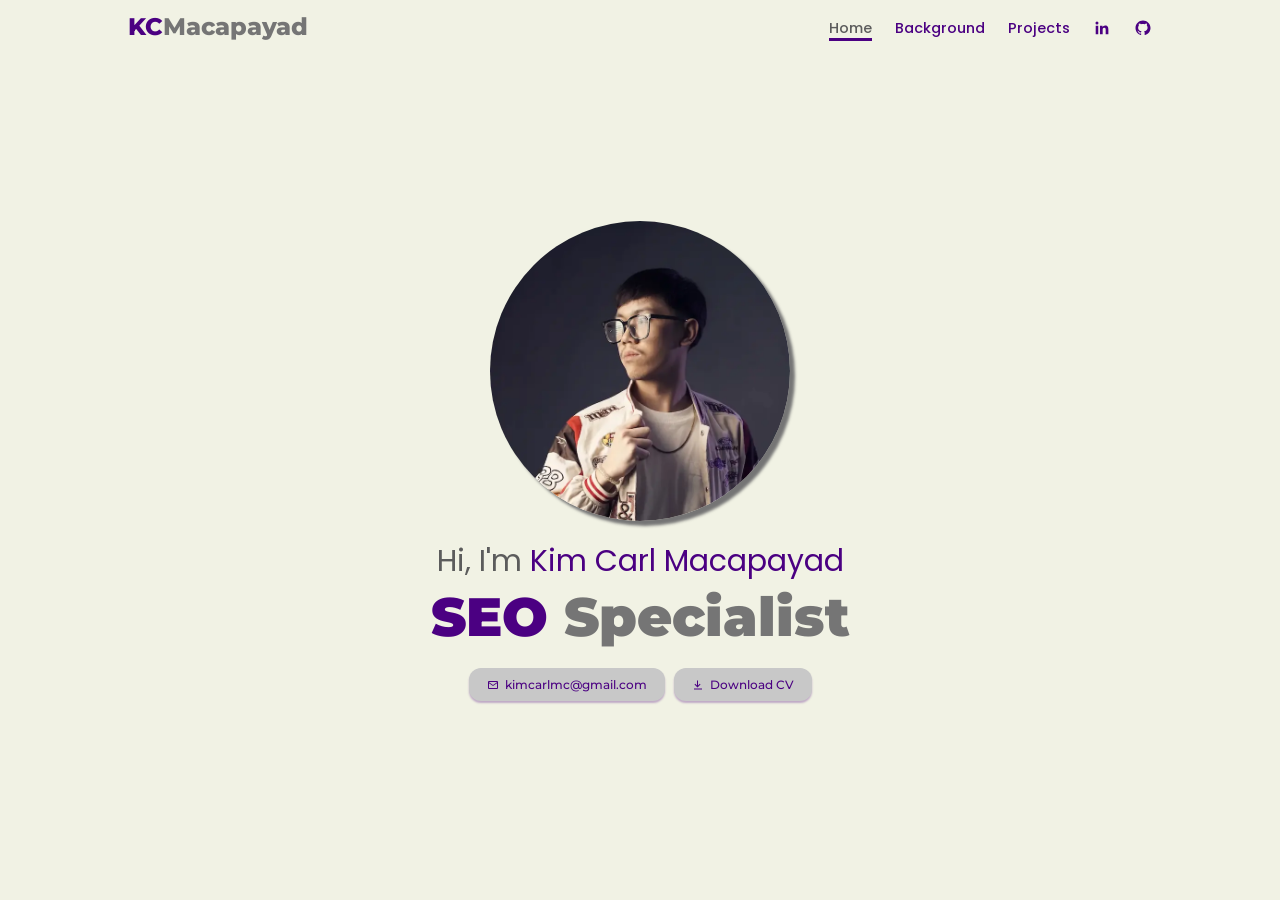
<file: index.html>
<!doctype html>
<html lang="en">

<head>

  <!-- Google tag (gtag.js) -->
  <script async src="https://www.googletagmanager.com/gtag/js?id=G-E2V0TQT1T0"></script>
  <script>
    window.dataLayer = window.dataLayer || [];
    function gtag() { dataLayer.push(arguments); }
    gtag('js', new Date());

    gtag('config', 'G-E2V0TQT1T0');
  </script>

  <meta charset="UTF-8" />
  <meta name="google-site-verification" content="YmgyyyB20z_RQ7CyXgZOEnYOZdBcjvVOuKX-DC1jSiY" />
  <meta http-equiv="X-UA-Compatible" content="IE=edge" />
  <meta name="viewport" content="width=device-width, initial-scale=1.0" />
  <meta name="description"
    content="Portfolio of Kim Carl Macapayad, an SEO specialist and front-end developer in the Philippines, building responsive websites using HTML, CSS, and JavaScript." />
  <title>Kim Carl Macapayad | SEO Specialist & Front-End Developer Portfolio</title>

  <!-- Open Graph -->
  <meta property="og:type" content="website" />
  <meta property="og:url" content="https://kcmacapayad-portfolio.vercel.app/" />
  <meta property="og:title" content="Kim Carl Macapayad | SEO Specialist & Front-End Developer Portfolio" />
  <meta property="og:description"
    content="Portfolio of Kim Carl Macapayad, an SEO specialist and front-end developer in the Philippines, building responsive websites using HTML, CSS, and JavaScript." />
  <meta property="og:image" content="https://kcmacapayad-portfolio.vercel.app/Images/og-image.png" />

  <!-- Twitter Card -->
  <meta name="twitter:card" content="summary_large_image" />
  <meta name="twitter:title" content="Kim Carl Macapayad | SEO Specialist & Front-End Developer Portfolio" />
  <meta name="twitter:description"
    content="Portfolio of Kim Carl Macapayad, an SEO specialist and front-end developer in the Philippines, building responsive websites using HTML, CSS, and JavaScript." />
  <meta name="twitter:image" content="https://kcmacapayad-portfolio.vercel.app/Images/og-image.png" />

  <!-- JSON-LD structured data -->
  <script type="application/ld+json">
      {
        "@context": "https://schema.org",
        "@type": "Person",
        "name": "Kim Carl Macapayad",
        "url": "https://kcmacapayad-portfolio.vercel.app/",
        "image": "https://kcmacapayad-portfolio.vercel.app/Images/og-image.png",
        "description": "Computer Engineering graduate focused on SEO and front-end development, based in the Philippines.",
        "email": "mailto:kimcarlmc@gmail.com",
        "alumniOf": {
          "@type": "CollegeOrUniversity",
          "name": "Southern Luzon State University"
        },
        "knowsAbout": ["SEO", "HTML", "CSS", "JavaScript", "Web Development"],
        "sameAs": [
          "https://www.linkedin.com/in/kim-carl-u-macapayad-432185373/",
          "https://github.com/kimcarlmc"
        ]
      }
    </script>

  <link rel="icon" type="image/jpg" href="Images/favicon.jpg" />
  <link rel="preload" href="Fonts/montserrat-v31-latin-800.woff2" as="font" type="font/woff2" crossorigin>
  <link rel="preload" href="Fonts/montserrat-v31-latin-900.woff2" as="font" type="font/woff2" crossorigin>
  <link rel="stylesheet" href="style.css" />
  <link rel="canonical" href="https://kcmacapayad-portfolio.vercel.app/" />
</head>

<header class="home-header-animate" style="--delay: 0.05s">
  <a href="index.html" class="logo home-header-animate" id="logo-initial" style="--delay: 0.1s">KC<span
      id="logo-lastname">Macapayad</span></a>
  <div class="menu-toggle home-header-animate" style="--delay: 0.15s">
    <svg class="icon icon-bars" viewBox="0 0 24 24" width="1em" height="1em" fill="currentColor">
      <path d="M3 5h18v3H3zm0 6h18v3H3zm0 6h18v3H3z" />
    </svg>
    <svg class="icon icon-xmark" viewBox="0 0 24 24" width="1em" height="1em" fill="none" stroke="currentColor"
      stroke-width="2.5" stroke-linecap="round">
      <path d="M5 5l14 14M19 5L5 19" />
    </svg>
  </div>

  <nav>
    <a href="index.html" class="activate home-header-animate" style="--delay: 0.2s">Home</a>
    <a href="background.html" class="home-header-animate" style="--delay: 0.25s">Background</a>
    <a href="project.html" class="home-header-animate" style="--delay: 0.3s">Projects</a>
    <a href="https://www.linkedin.com/in/kim-carl-u-macapayad-432185373/" class="social-icon home-header-animate"
      style="--delay: 0.3s" target="_blank" aria-label="LinkedIn"><svg class="icon" viewBox="0 0 24 24" width="1em"
        height="1em" fill="currentColor">
        <path
          d="M20.4 20.4h-3.5v-5.6c0-1.3 0-3-1.9-3s-2.1 1.4-2.1 2.9v5.7H9.3V9h3.4v1.6h.1c.5-.9 1.6-1.9 3.4-1.9 3.6 0 4.3 2.4 4.3 5.5v6.2zM5.3 7.4a2 2 0 1 1 0-4 2 2 0 0 1 0 4zM7 20.4H3.6V9H7v11.4z" />
      </svg></a>
    <a href="https://github.com/kimcarlmc" class="social-icon home-header-animate" style="--delay: 0.3s" target="_blank"
      aria-label="GitHub"><svg class="icon" viewBox="0 0 24 24" width="1em" height="1em" fill="currentColor">
        <path
          d="M12 2C6.5 2 2 6.5 2 12c0 4.4 2.9 8.1 6.8 9.4.5.1.7-.2.7-.5v-1.7c-2.8.6-3.4-1.3-3.4-1.3-.5-1.2-1.1-1.5-1.1-1.5-.9-.6.1-.6.1-.6 1 .1 1.5 1 1.5 1 .9 1.5 2.3 1.1 2.9.8.1-.6.4-1.1.6-1.3-2.2-.3-4.6-1.1-4.6-4.9 0-1.1.4-2 1-2.7-.1-.3-.4-1.3.1-2.6 0 0 .8-.3 2.7 1 .8-.2 1.6-.3 2.5-.3s1.7.1 2.5.3c1.9-1.3 2.7-1 2.7-1 .5 1.3.2 2.3.1 2.6.6.7 1 1.6 1 2.7 0 3.8-2.4 4.6-4.6 4.9.4.3.7.9.7 1.9v2.7c0 .3.2.6.7.5C19.1 20.1 22 16.4 22 12c0-5.5-4.5-10-10-10z" />
      </svg></a>
  </nav>
</header>
<main>
  <section class="home">
    <div class="home-img reveal-item" style="--delay: 0.4s">
      <div class="image-card">
        <img src="Images/main.webp" alt="Profile Picture of Kim Carl Macapayad - Personal Portfolio Homepage"
          loading="lazy" />
        <div class="image-overlay">
          <span>About Me</span>
          <p>
            I'm an SEO specialist with a Computer Engineering background, focused on
            technical and on-page SEO: keyword research, Search Console, site structure,
            and metadata. I learned SEO hands-on during my internship at iBuild.PH, and
            I apply it directly to real projects, including this site.
          </p>
        </div>
      </div>
    </div>
    <div class="home-content reveal-item" style="--delay: 0.5s">
      <h3 class="reveal-item" style="--delay: 0.5s">
        Hi, I'm <span>Kim Carl Macapayad</span>
      </h3>
      <h1 class="typing-text reveal-item" style="--delay: 0.6s">
        SEO<span> Specialist</span>
      </h1>
      <div class="home-buttons reveal-item" style="--delay: 0.7s">
        <a href="mailto:kimcarlmc@gmail.com" class="btn"><svg class="icon" viewBox="0 0 24 24" width="1em" height="1em"
            fill="currentColor">
            <path
              d="M4 4h16a2 2 0 0 1 2 2v12a2 2 0 0 1-2 2H4a2 2 0 0 1-2-2V6a2 2 0 0 1 2-2zm0 2v.4l8 5.6 8-5.6V6H4zm16 2.4-7.4 5.2a1 1 0 0 1-1.2 0L4 8.4V18h16V8.4z" />
          </svg>
          kimcarlmc@gmail.com</a>
        <a href="Files/KCMacapayad_Resume.pdf" class="btn" download><svg class="icon" viewBox="0 0 24 24" width="1em"
            height="1em" fill="currentColor">
            <path d="M12 3v10.2l3.6-3.6 1.4 1.4-6 6-6-6 1.4-1.4 3.6 3.6V3h2zM4 19h16v2H4z" />
          </svg> Download
          CV</a>
      </div>
    </div>
  </section>
</main>
<script>
  const menuToggle = document.querySelector(".menu-toggle");
  const nav = document.querySelector("nav");

  if (menuToggle && nav) {
    menuToggle.addEventListener("click", () => {
      nav.classList.toggle("show-menu");
      menuToggle.classList.toggle("is-open");
    });

    nav.querySelectorAll("a").forEach((link) => {
      link.addEventListener("click", () =>
        nav.classList.remove("show-menu"),
      );
    });
  }

  const headerItems = document.querySelectorAll(".home-header-animate");
  const alreadyAnimated =
    sessionStorage.getItem("homeHeaderAnimated") === "true";

  if (!alreadyAnimated) {
    headerItems.forEach((item) => item.classList.add("is-animating"));

    setTimeout(() => {
      headerItems.forEach((item) => {
        item.classList.remove("is-animating");
        item.classList.add("is-visible");
      });
      sessionStorage.setItem("homeHeaderAnimated", "true");
    }, 1000);
  } else {
    headerItems.forEach((item) => item.classList.add("is-visible"));
  }

  const revealItems = document.querySelectorAll(".reveal-item");

  if ("IntersectionObserver" in window && revealItems.length) {
    const observer = new IntersectionObserver(
      (entries, obs) => {
        entries.forEach((entry) => {
          if (entry.isIntersecting) {
            entry.target.classList.add("is-visible");
            obs.unobserve(entry.target);
          }
        });
      },
      { threshold: 0.15 },
    );

    revealItems.forEach((item) => observer.observe(item));
  } else {
    revealItems.forEach((item) => item.classList.add("is-visible"));
  }
</script>
</body>

</html>
</file>
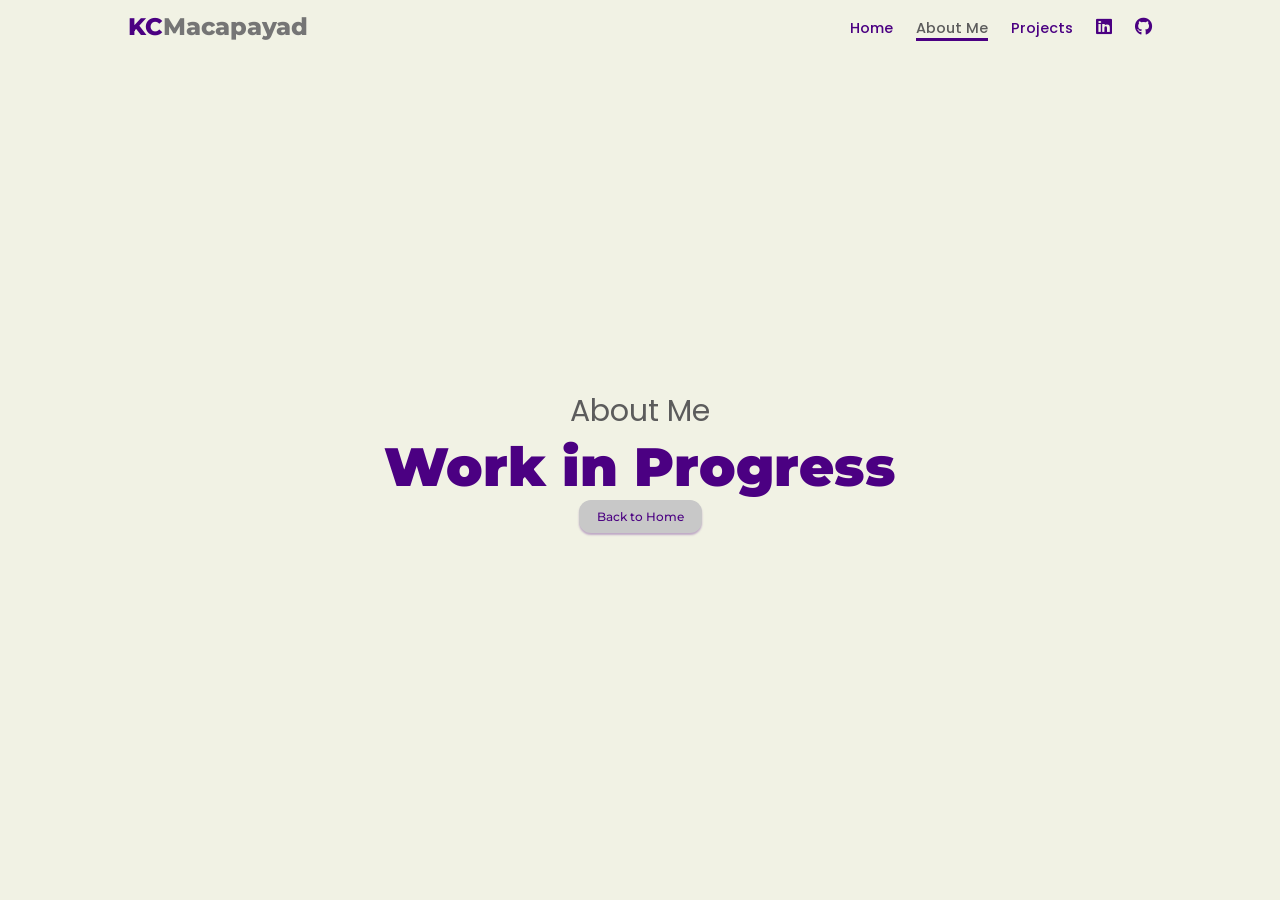
<file: about.html>
<!DOCTYPE html>
<html lang="en">
<head>
    <meta charset="UTF-8">
    <meta http-equiv="X-UA-Compatible" content="IE=edge">
    <meta name="viewport" content="width=device-width, initial-scale=1.0">
    <title>About Me | Kim Carl Macapayad</title>
    <link rel="stylesheet" href="https://cdnjs.cloudflare.com/ajax/libs/font-awesome/6.4.0/css/all.min.css">
    <link rel="icon" type="image/jpg" href="Images/favicon.jpg">
    <link rel="stylesheet" href="style.css">
</head>
<body>
    <header>
        <a href="index.html" class="logo" id="logo-initial">KC<span id="logo-lastname">Macapayad</span></a>
        <div class="menu-toggle"><i class="fa-solid fa-bars"></i></div>

        <nav>
            <a href="index.html">Home</a>
            <a href="about.html" class="activate">About Me</a>
            <a href="project.html">Projects</a>
            <a href="https://www.linkedin.com/in/kim-carl-u-macapayad-432185373/" class="social-icon" target="_blank"><i class="fa-brands fa-linkedin"></i></a>
            <a href="https://github.com/kimcarlmc" class="social-icon" target="_blank"><i class="fa-brands fa-github"></i></a>
        </nav>
    </header>

    <section class="home">
        <div class="home-content reveal-item" style="--delay: 0.10s;">
            <h3 class="reveal-item" style="--delay: 0.20s;">About Me</h3>
            <h1 class="typing-text reveal-item" style="--delay: 0.30s;">Work in Progress</h1>
            <a href="index.html" class="btn reveal-item" style="--delay: 0.40s;">Back to Home</a>
        </div>
    </section>

    <script>
        const menuToggle = document.querySelector('.menu-toggle');
        const nav = document.querySelector('nav');

        if (menuToggle && nav) {
            menuToggle.addEventListener('click', () => {
                nav.classList.toggle('show-menu');
                const icon = menuToggle.querySelector('i');
                icon.classList.toggle('fa-bars');
                icon.classList.toggle('fa-xmark');
            });

            nav.querySelectorAll('a').forEach(link => {
                link.addEventListener('click', () => nav.classList.remove('show-menu'));
            });
        }

        const revealItems = document.querySelectorAll('.reveal-item');

        if ('IntersectionObserver' in window && revealItems.length) {
            const observer = new IntersectionObserver((entries, obs) => {
                entries.forEach(entry => {
                    if (entry.isIntersecting) {
                        entry.target.classList.add('is-visible');
                        obs.unobserve(entry.target);
                    }
                });
            }, { threshold: 0.15 });

            revealItems.forEach(item => observer.observe(item));
        } else {
            revealItems.forEach(item => item.classList.add('is-visible'));
        }
    </script>
</body>
</html>
</file>
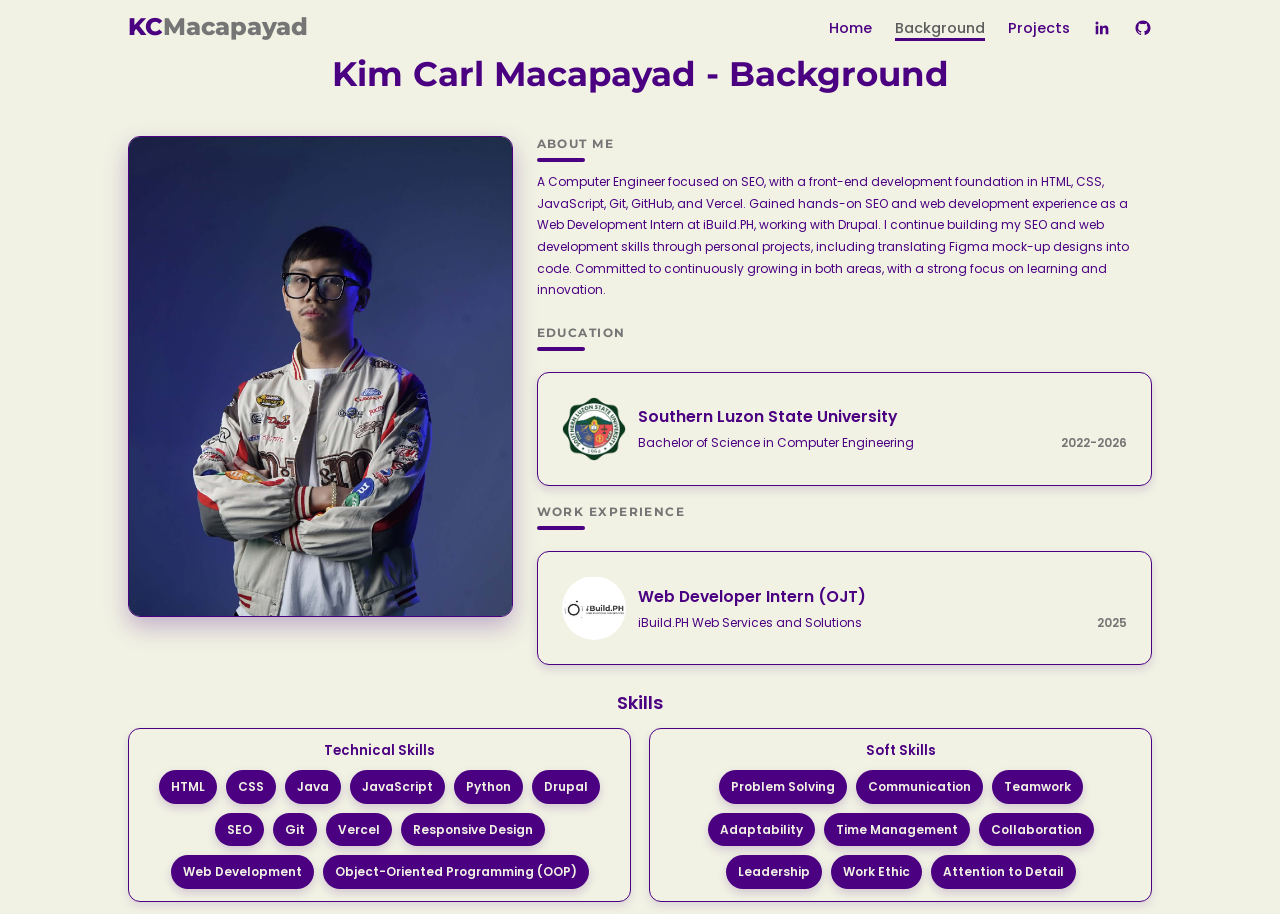
<file: background.html>
<!DOCTYPE html>
<html lang="en">

<head>

    <!-- Google tag (gtag.js) -->
    <script async src="https://www.googletagmanager.com/gtag/js?id=G-E2V0TQT1T0"></script>
    <script>
        window.dataLayer = window.dataLayer || [];
        function gtag() { dataLayer.push(arguments); }
        gtag('js', new Date());

        gtag('config', 'G-E2V0TQT1T0');
    </script>

    <meta charset="UTF-8">
    <meta http-equiv="X-UA-Compatible" content="IE=edge">
    <meta name="viewport" content="width=device-width, initial-scale=1.0">
    <meta name="description"
        content="Learn about Kim Carl Macapayad's education, work experience, and technical skills in SEO and front-end developer specializing in HTML, CSS, and JavaScript.">
    <title>Background | Kim Carl Macapayad | SEO Specialist & Front-End Developer Background</title>

    <!-- Open Graph -->
    <meta property="og:type" content="website" />
    <meta property="og:url" content="https://kcmacapayad-portfolio.vercel.app/background.html" />
    <meta property="og:title" content="Background | Kim Carl Macapayad | SEO Specialist & Front-End Developer" />
    <meta property="og:description"
        content="Learn about Kim Carl Macapayad's education, work experience, and technical skills in SEO and front-end development using HTML, CSS, and JavaScript." />
    <meta property="og:image" content="https://kcmacapayad-portfolio.vercel.app/Images/og-image.png" />

    <!-- Twitter Card -->
    <meta name="twitter:card" content="summary_large_image" />
    <meta name="twitter:title" content="Background | Kim Carl Macapayad | SEO Specialist & Front-End Developer" />
    <meta name="twitter:description"
        content="Learn about Kim Carl Macapayad's education, work experience, and technical skills in SEO and front-end development using HTML, CSS, and JavaScript." />
    <meta name="twitter:image" content="https://kcmacapayad-portfolio.vercel.app/Images/og-image.png" />

    <!-- JSON-LD structured data -->
    <script type="application/ld+json">
      {
        "@context": "https://schema.org",
        "@type": "Person",
        "name": "Kim Carl Macapayad",
        "url": "https://kcmacapayad-portfolio.vercel.app/background.html",
        "image": "https://kcmacapayad-portfolio.vercel.app/Images/og-image.png",
        "description": "Computer engineering graduate focused on SEO and front-end development, based in the Philippines.",
        "email": "mailto:kimcarlmc@gmail.com",
        "alumniOf": {
            "@type": "CollegeOrUniversity",
            "name": "Southern Luzon State University"
        },
        "knowsAbout": ["SEO", "HTML", "CSS", "JavaScript", "Web Development"],
        "sameAs": [
            "https://www.linkedin.com/in/kim-carl-u-macapayad-432185373/",
            "https://github.com/kimcarlmc"
        ]
      }
    </script>

    <link rel="icon" type="image/jpg" href="Images/favicon.jpg">
    <link rel="stylesheet" href="style.css">
    <link rel="canonical" href="https://kcmacapayad-portfolio.vercel.app/background.html" />
</head>

<body>
    <header>
        <a href="index.html" class="logo" id="logo-initial">KC<span id="logo-lastname">Macapayad</span></a>
        <div class="menu-toggle">
            <svg class="icon icon-bars" viewBox="0 0 24 24" width="1em" height="1em" fill="currentColor">
                <path d="M3 5h18v3H3zm0 6h18v3H3zm0 6h18v3H3z" />
            </svg>
            <svg class="icon icon-xmark" viewBox="0 0 24 24" width="1em" height="1em" fill="none" stroke="currentColor"
                stroke-width="2.5" stroke-linecap="round">
                <path d="M5 5l14 14M19 5L5 19" />
            </svg>
        </div>

        <nav>
            <a href="index.html">Home</a>
            <a href="background.html" class="activate">Background</a>
            <a href="project.html">Projects</a>
            <a href="https://www.linkedin.com/in/kim-carl-u-macapayad-432185373/" class="social-icon"
                target="_blank" aria-label="LinkedIn"><svg class="icon" viewBox="0 0 24 24" width="1em" height="1em" fill="currentColor">
                    <path
                        d="M20.4 20.4h-3.5v-5.6c0-1.3 0-3-1.9-3s-2.1 1.4-2.1 2.9v5.7H9.3V9h3.4v1.6h.1c.5-.9 1.6-1.9 3.4-1.9 3.6 0 4.3 2.4 4.3 5.5v6.2zM5.3 7.4a2 2 0 1 1 0-4 2 2 0 0 1 0 4zM7 20.4H3.6V9H7v11.4z" />
                </svg></a>
            <a href="https://github.com/kimcarlmc" class="social-icon" target="_blank" aria-label="GitHub"><svg class="icon"
                    viewBox="0 0 24 24" width="1em" height="1em" fill="currentColor">
                    <path
                        d="M12 2C6.5 2 2 6.5 2 12c0 4.4 2.9 8.1 6.8 9.4.5.1.7-.2.7-.5v-1.7c-2.8.6-3.4-1.3-3.4-1.3-.5-1.2-1.1-1.5-1.1-1.5-.9-.6.1-.6.1-.6 1 .1 1.5 1 1.5 1 .9 1.5 2.3 1.1 2.9.8.1-.6.4-1.1.6-1.3-2.2-.3-4.6-1.1-4.6-4.9 0-1.1.4-2 1-2.7-.1-.3-.4-1.3.1-2.6 0 0 .8-.3 2.7 1 .8-.2 1.6-.3 2.5-.3s1.7.1 2.5.3c1.9-1.3 2.7-1 2.7-1 .5 1.3.2 2.3.1 2.6.6.7 1 1.6 1 2.7 0 3.8-2.4 4.6-4.6 4.9.4.3.7.9.7 1.9v2.7c0 .3.2.6.7.5C19.1 20.1 22 16.4 22 12c0-5.5-4.5-10-10-10z" />
                </svg></a>
        </nav>
    </header>

    <main class="background-page">
        <h1 class="page-title">Kim Carl Macapayad - Background</h1>
        <section class="intro-section reveal-item">
            <div class="intro-grid">
                <img src="Images/Carousel/Pro.jpeg" alt="Kim Carl Macapayad portrait photo" class="portrait-img">
                <div class="intro-column">
                    <div class="intro-text">
                        <span class="intro-label">About Me</span>
                        <p>A Computer Engineer focused on SEO, with a front-end development foundation in HTML, CSS,
                            JavaScript, Git, GitHub, and Vercel. Gained hands-on SEO and web development experience as a
                            Web Development Intern at iBuild.PH, working with Drupal. I continue building my SEO and web
                            development skills through personal projects, including translating Figma mock-up designs
                            into code. Committed to continuously growing in both areas, with a strong focus on learning
                            and innovation.</p>
                    </div>

                    <div class="background-grid">
                        <a href="https://www.slsu.edu.ph/" class="background-card reveal-item" target="_blank">
                            <h2>Education</h2>
                            <div class="content-card">
                                <div class="card-header">
                                    <img src="Images/slsu.png" alt="SLSU Logo" class="education-logo">
                                    <div class="card-text">
                                        <h2>Southern Luzon State University</h2>
                                        <p class="info-row">
                                            <span>Bachelor of Science in Computer Engineering</span>
                                            <strong class="info-year">2022-2026</strong>
                                        </p>
                                    </div>
                                </div>
                            </div>
                        </a>

                        <a href="https://www.ibuild.ph/" class="background-card reveal-item" target="_blank">
                            <h2>Work Experience</h2>
                            <div class="content-card">
                                <div class="card-header">
                                    <img src="Images/ibuild.png" alt="iBuild Logo" class="education-logo">
                                    <div class="card-text">
                                        <h2>Web Developer Intern (OJT)</h2>
                                        <p class="info-row">
                                            <span>iBuild.PH Web Services and Solutions</span>
                                            <strong class="info-year">2025</strong>
                                        </p>
                                    </div>
                                </div>
                            </div>
                        </a>
                    </div>
                </div>
            </div>
        </section>

        <section class="skills-section reveal-item">
            <h2>Skills</h2>
            <div class="skills-grid">
                <article class="skill-group">
                    <h2>Technical Skills</h2>
                    <div class="skills-list">
                        <span class="skill-pill">HTML</span>
                        <span class="skill-pill">CSS</span>
                        <span class="skill-pill">Java</span>
                        <span class="skill-pill">JavaScript</span>
                        <span class="skill-pill">Python</span>
                        <span class="skill-pill">Drupal</span>
                        <span class="skill-pill">SEO</span>
                        <span class="skill-pill">Git</span>
                        <span class="skill-pill">Vercel</span>
                        <span class="skill-pill">Responsive Design</span>
                        <span class="skill-pill">Web Development</span>
                        <span class="skill-pill">Object-Oriented Programming (OOP)</span>
                    </div>
                </article>

                <article class="skill-group">
                    <h2>Soft Skills</h2>
                    <div class="skills-list">
                        <span class="skill-pill">Problem Solving</span>
                        <span class="skill-pill">Communication</span>
                        <span class="skill-pill">Teamwork</span>
                        <span class="skill-pill">Adaptability</span>
                        <span class="skill-pill">Time Management</span>
                        <span class="skill-pill">Collaboration</span>
                        <span class="skill-pill">Leadership</span>
                        <span class="skill-pill">Work Ethic</span>
                        <span class="skill-pill">Attention to Detail</span>
                    </div>
                </article>
            </div>
        </section>

        <script>
            const menuToggle = document.querySelector('.menu-toggle');
            const nav = document.querySelector('nav');

            if (menuToggle && nav) {
                menuToggle.addEventListener('click', () => {
                    nav.classList.toggle('show-menu');
                    menuToggle.classList.toggle('is-open');
                });

                nav.querySelectorAll('a').forEach(link => {
                    link.addEventListener('click', () => nav.classList.remove('show-menu'));
                });
            }

            const revealItems = document.querySelectorAll('.reveal-item');

            if ('IntersectionObserver' in window && revealItems.length) {
                const observer = new IntersectionObserver((entries, obs) => {
                    entries.forEach(entry => {
                        if (entry.isIntersecting) {
                            entry.target.classList.add('is-visible');
                            obs.unobserve(entry.target);
                        }
                    });
                }, { threshold: 0.15 });

                revealItems.forEach(item => observer.observe(item));
            } else {
                revealItems.forEach(item => item.classList.add('is-visible'));
            }
        </script>
</body>

</html>
</file>
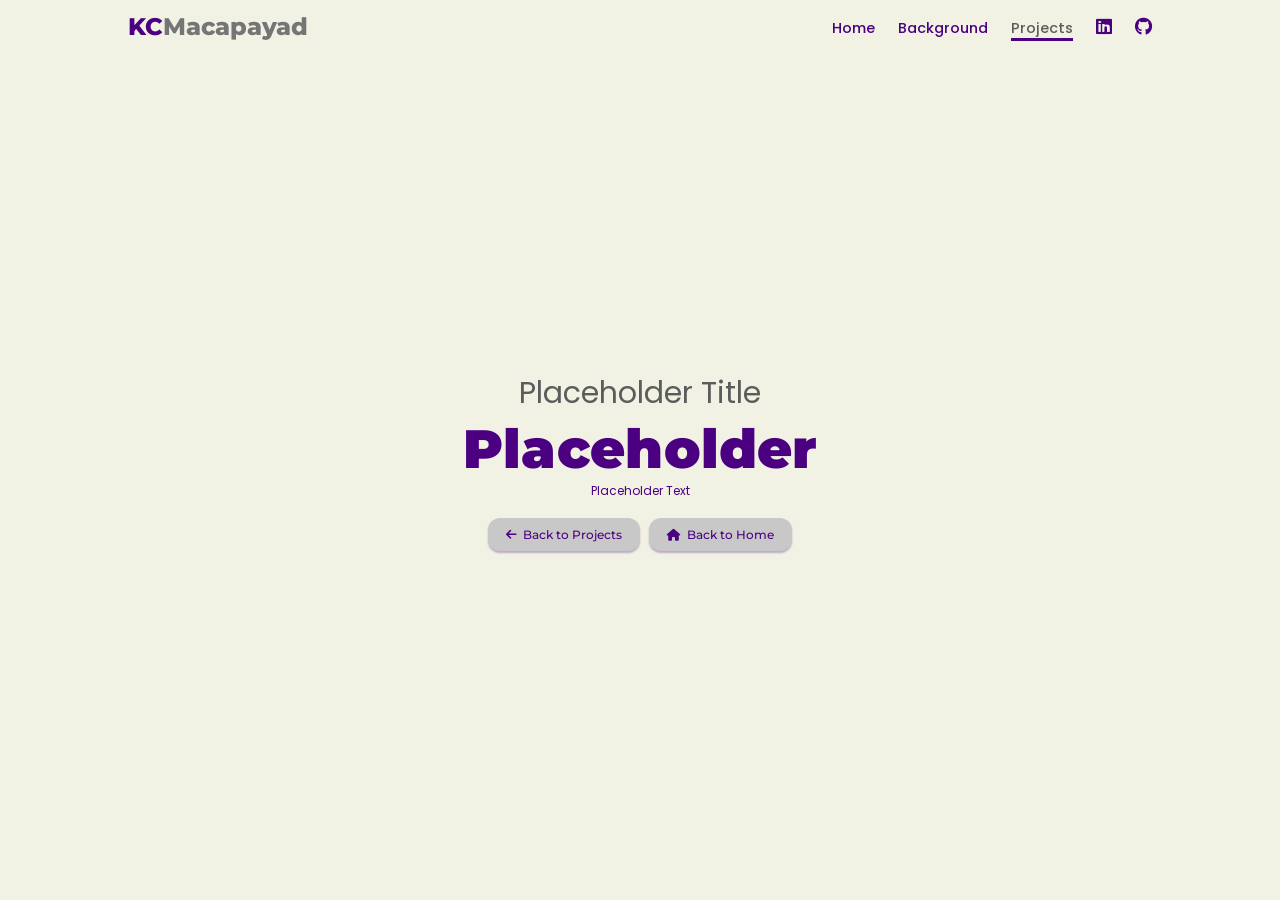
<file: project-3.html>
<!DOCTYPE html>
<html lang="en">
<head>
    <meta charset="UTF-8">
    <meta http-equiv="X-UA-Compatible" content="IE=edge">
    <meta name="viewport" content="width=device-width, initial-scale=1.0">
    <title>Profile Showcase | Kim Carl Macapayad</title>
    <link rel="stylesheet" href="https://cdnjs.cloudflare.com/ajax/libs/font-awesome/6.4.0/css/all.min.css">
    <link rel="icon" type="image/jpg" href="Images/favicon.jpg">
    <link rel="stylesheet" href="style.css">
</head>
<body>
    <header>
        <a href="index.html" class="logo" id="logo-initial">KC<span id="logo-lastname">Macapayad</span></a>
        <div class="menu-toggle"><i class="fa-solid fa-bars"></i></div>

        <nav>
            <a href="index.html">Home</a>
            <a href="background.html">Background</a>
            <a href="project.html" class="activate">Projects</a>
            <a href="https://www.linkedin.com/in/kim-carl-u-macapayad-432185373/" class="social-icon" target="_blank"><i class="fa-brands fa-linkedin"></i></a>
            <a href="https://github.com/kimcarlmc" class="social-icon" target="_blank"><i class="fa-brands fa-github"></i></a>
        </nav>
    </header>

    <section class="home">
        <div class="home-content reveal-item" style="--delay: 0.10s;">
            <h3 class="reveal-item" style="--delay: 0.20s;">Placeholder Title</h3>
            <h1 class="typing-text reveal-item" style="--delay: 0.30s;">Placeholder</h1>
            <p class="reveal-item" style="--delay: 0.35s;">Placeholder Text</p>
            <div class="home-buttons reveal-item" style="--delay: 0.40s;">
                <a href="project.html" class="btn"><i class="fa-solid fa-arrow-left"></i> Back to Projects</a>
                <a href="index.html" class="btn"><i class="fa-solid fa-house"></i> Back to Home</a>
            </div>
        </div>
    </section>

    <script>
        const menuToggle = document.querySelector('.menu-toggle');
        const nav = document.querySelector('nav');

        if (menuToggle && nav) {
            menuToggle.addEventListener('click', () => {
                nav.classList.toggle('show-menu');
                const icon = menuToggle.querySelector('i');
                icon.classList.toggle('fa-bars');
                icon.classList.toggle('fa-xmark');
            });

            nav.querySelectorAll('a').forEach(link => {
                link.addEventListener('click', () => nav.classList.remove('show-menu'));
            });
        }

        const revealItems = document.querySelectorAll('.reveal-item');

        if ('IntersectionObserver' in window && revealItems.length) {
            const observer = new IntersectionObserver((entries, obs) => {
                entries.forEach(entry => {
                    if (entry.isIntersecting) {
                        entry.target.classList.add('is-visible');
                        obs.unobserve(entry.target);
                    }
                });
            }, { threshold: 0.15 });

            revealItems.forEach(item => observer.observe(item));
        } else {
            revealItems.forEach(item => item.classList.add('is-visible'));
        }
    </script>
</body>
</html>
</file>
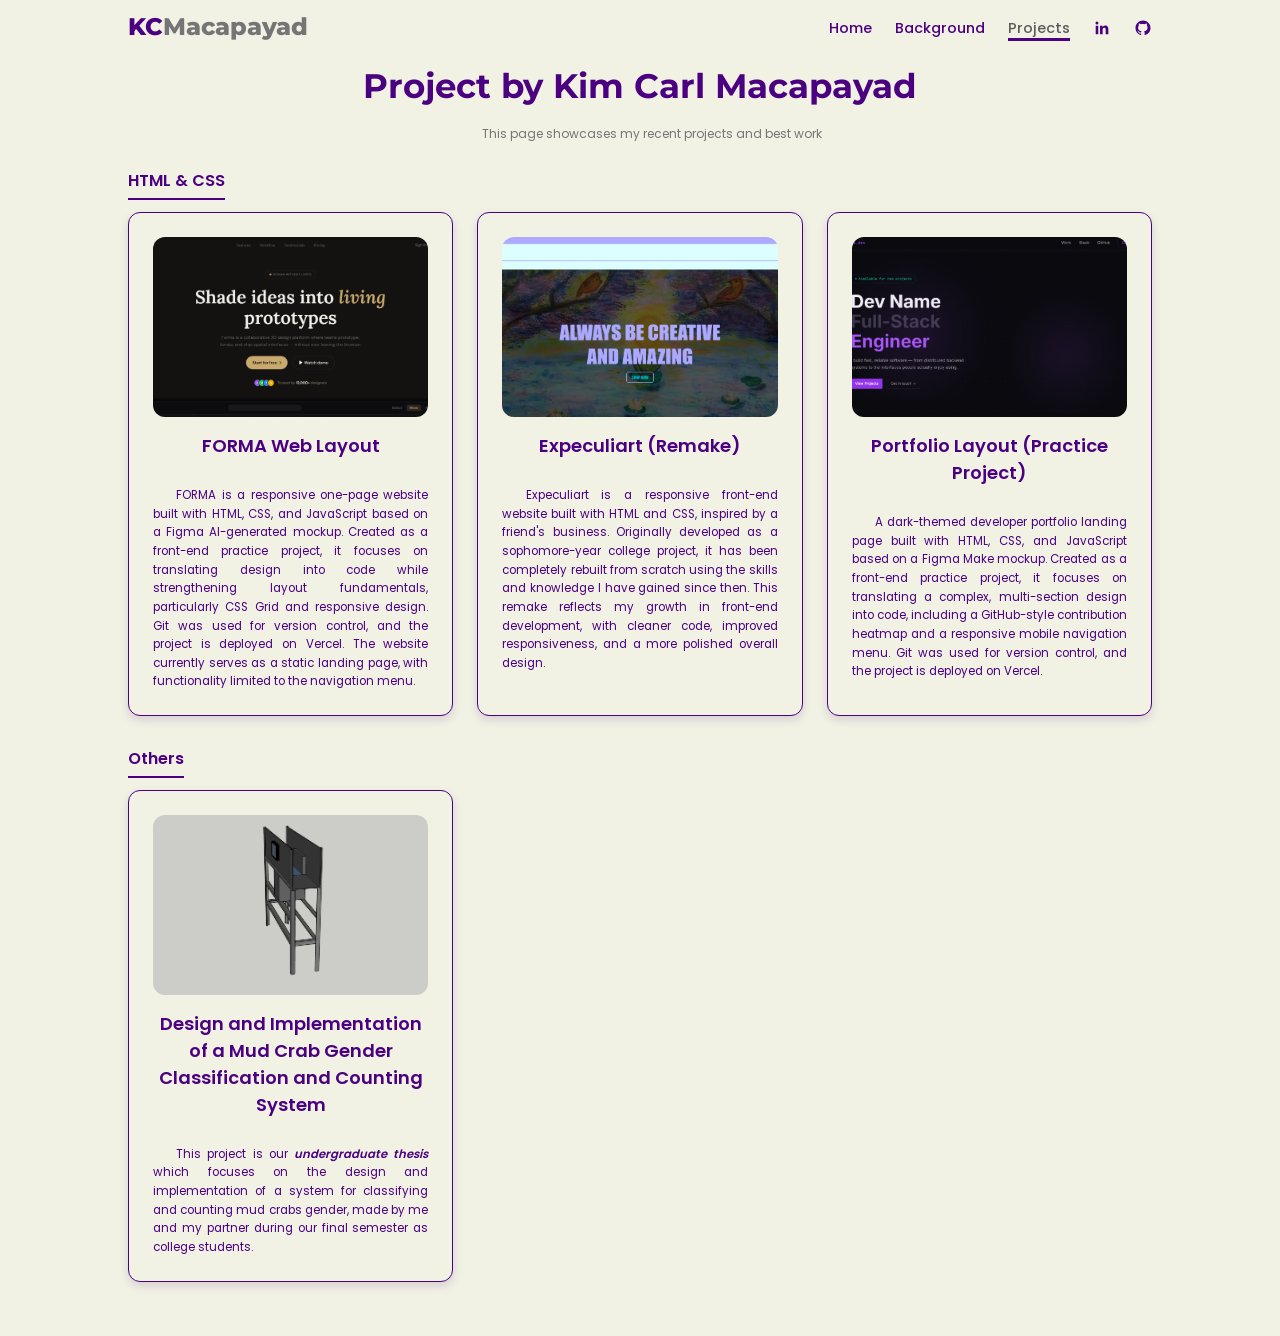
<file: project.html>
<!DOCTYPE html>
<html lang="en">

<head>

    <!-- Google tag (gtag.js) -->
    <script async src="https://www.googletagmanager.com/gtag/js?id=G-E2V0TQT1T0"></script>
    <script>
        window.dataLayer = window.dataLayer || [];
        function gtag() { dataLayer.push(arguments); }
        gtag('js', new Date());

        gtag('config', 'G-E2V0TQT1T0');
    </script>

    <meta charset="UTF-8">
    <meta http-equiv="X-UA-Compatible" content="IE=edge">
    <meta name="viewport" content="width=device-width, initial-scale=1.0">
    <meta name="description"
        content="Explore front-end development projects by Kim Carl Macapayad, including responsive websites built with HTML, CSS, JavaScript, and Figma-based designs.">
    <title>Projects | Kim Carl Macapayad | Responsive Front-End Development Projects</title>

    <!-- Open Graph -->
    <meta property="og:type" content="website" />
    <meta property="og:url" content="https://kcmacapayad-portfolio.vercel.app/project.html" />
    <meta property="og:title" content="Projects | Kim Carl Macapayad | Responsive Front-End Development Projects" />
    <meta property="og:description"
        content="Explore front-end development projects by Kim Carl Macapayad, including responsive websites built with HTML, CSS, JavaScript, and Figma-based designs." />
    <meta property="og:image" content="https://kcmacapayad-portfolio.vercel.app/Images/og-image.png" />

    <!-- Twitter Card -->
    <meta name="twitter:card" content="summary_large_image" />
    <meta name="twitter:title" content="Projects | Kim Carl Macapayad | Responsive Front-End Development Projects" />
    <meta name="twitter:description"
        content="Explore front-end development projects by Kim Carl Macapayad, including responsive websites built with HTML, CSS, JavaScript, and Figma-based designs." />
    <meta name="twitter:image" content="https://kcmacapayad-portfolio.vercel.app/Images/og-image.png" />

    <link rel="icon" type="image/jpg" href="Images/favicon.jpg">
    <link rel="stylesheet" href="style.css">
    <link rel="canonical" href="https://kcmacapayad-portfolio.vercel.app/project.html" />
</head>

<body>
    <header>
        <a href="index.html" class="logo" id="logo-initial">KC<span id="logo-lastname">Macapayad</span></a>
        <div class="menu-toggle">
            <svg class="icon icon-bars" viewBox="0 0 24 24" width="1em" height="1em" fill="currentColor">
                <path d="M3 5h18v3H3zm0 6h18v3H3zm0 6h18v3H3z" />
            </svg>
            <svg class="icon icon-xmark" viewBox="0 0 24 24" width="1em" height="1em" fill="none" stroke="currentColor"
                stroke-width="2.5" stroke-linecap="round">
                <path d="M5 5l14 14M19 5L5 19" />
            </svg>
        </div>

        <nav>
            <a href="index.html">Home</a>
            <a href="background.html">Background</a>
            <a href="project.html" class="activate">Projects</a>
            <a href="https://www.linkedin.com/in/kim-carl-u-macapayad-432185373/" class="social-icon"
                target="_blank" aria-label="LinkedIn"><svg class="icon" viewBox="0 0 24 24" width="1em" height="1em" fill="currentColor">
                    <path
                        d="M20.4 20.4h-3.5v-5.6c0-1.3 0-3-1.9-3s-2.1 1.4-2.1 2.9v5.7H9.3V9h3.4v1.6h.1c.5-.9 1.6-1.9 3.4-1.9 3.6 0 4.3 2.4 4.3 5.5v6.2zM5.3 7.4a2 2 0 1 1 0-4 2 2 0 0 1 0 4zM7 20.4H3.6V9H7v11.4z" />
                </svg></a>
            <a href="https://github.com/kimcarlmc" class="social-icon" target="_blank" aria-label="GitHub"><svg class="icon"
                    viewBox="0 0 24 24" width="1em" height="1em" fill="currentColor">
                    <path
                        d="M12 2C6.5 2 2 6.5 2 12c0 4.4 2.9 8.1 6.8 9.4.5.1.7-.2.7-.5v-1.7c-2.8.6-3.4-1.3-3.4-1.3-.5-1.2-1.1-1.5-1.1-1.5-.9-.6.1-.6.1-.6 1 .1 1.5 1 1.5 1 .9 1.5 2.3 1.1 2.9.8.1-.6.4-1.1.6-1.3-2.2-.3-4.6-1.1-4.6-4.9 0-1.1.4-2 1-2.7-.1-.3-.4-1.3.1-2.6 0 0 .8-.3 2.7 1 .8-.2 1.6-.3 2.5-.3s1.7.1 2.5.3c1.9-1.3 2.7-1 2.7-1 .5 1.3.2 2.3.1 2.6.6.7 1 1.6 1 2.7 0 3.8-2.4 4.6-4.6 4.9.4.3.7.9.7 1.9v2.7c0 .3.2.6.7.5C19.1 20.1 22 16.4 22 12c0-5.5-4.5-10-10-10z" />
                </svg></a>
        </nav>
    </header>

    <main>
        <section class="projects-section">
            <div class="section-header reveal-item" style="--delay: 0.45s;">
                <h1 class="page-title">Project by Kim Carl Macapayad</h1>
                <p>This page showcases my recent projects and best work</p>
            </div>

            <div class="project-group reveal-item" style="--delay: 0.55s;">
                <h2 class="project-group-title">HTML &amp; CSS</h2>
                <div class="project-grid">
                    <a href="https://forma-web-layout.vercel.app/" class="content-card project-card" target="_blank">
                        <div class="project-image"><img src="Images/forma.png" alt="Forma - Web Layout"></div>
                        <h3>FORMA Web Layout</h3>
                        <p>FORMA is a responsive one-page website built with HTML, CSS, and JavaScript based on a Figma
                            AI-generated mockup. Created as a front-end practice project, it focuses on translating
                            design
                            into code while strengthening layout fundamentals, particularly CSS Grid and responsive
                            design.
                            Git was used for version control, and the project is deployed on Vercel. The website
                            currently
                            serves as a static landing page, with functionality limited to the navigation menu.</p>
                    </a>
                    <a href="https://expeculiart.vercel.app/" class="content-card project-card" target="_blank">
                        <div class="project-image"><img src="Images/expeculiart.png" alt="Expeculiart Website"></div>
                        <h3>Expeculiart (Remake)</h3>
                        <p>Expeculiart is a responsive front-end website built with HTML and CSS, inspired by a friend's
                            business. Originally developed as a sophomore-year college project, it has been completely
                            rebuilt from scratch using the skills and knowledge I have gained since then. This remake
                            reflects my growth in front-end development, with cleaner code, improved responsiveness, and
                            a
                            more polished overall design.</p>
                    </a>
                    <a href="https://kcmacapayad-portfolio-layout.vercel.app/" class="content-card project-card"
                        target="_blank">
                        <div class="project-image"><img src="Images/portfolio-layout-mockup.png"
                                alt="Web Developer Portfolio Layout"></div>
                        <h3>Portfolio Layout (Practice Project)</h3>
                        <p>A dark-themed developer portfolio landing page built with HTML, CSS, and JavaScript based on
                            a
                            Figma Make mockup. Created as a front-end practice project, it focuses on translating a
                            complex,
                            multi-section design into code, including a GitHub-style contribution heatmap and a
                            responsive
                            mobile navigation menu. Git was used for version control, and the project is deployed on
                            Vercel.
                        </p>
                    </a>
                </div>
            </div>

            <div class="project-group reveal-item" style="--delay: 0.50s;">
                <h2 class="project-group-title">Others</h2>
                <div class="project-grid">
                    <a href="project-1.html" class="content-card project-card">
                        <div class="project-image"><img src="Images/Prototype.png" alt="Thesis Project"></div>
                        <h3>Design and Implementation of a Mud Crab Gender Classification and Counting System</h3>
                        <p>This project is our <span>undergraduate thesis</span> which focuses on the design and
                            implementation of a system for classifying and counting mud crabs gender, made by me and my
                            partner during our final semester as college students.</p>
                    </a>

                </div>
            </div>
        </section>
    </main>

    <script>
        const menuToggle = document.querySelector('.menu-toggle');
        const nav = document.querySelector('nav');

        if (menuToggle && nav) {
            menuToggle.addEventListener('click', () => {
                nav.classList.toggle('show-menu');
                menuToggle.classList.toggle('is-open');
            });

            nav.querySelectorAll('a').forEach(link => {
                link.addEventListener('click', () => nav.classList.remove('show-menu'));
            });
        }

        const revealItems = document.querySelectorAll('.reveal-item');

        if ('IntersectionObserver' in window && revealItems.length) {
            const observer = new IntersectionObserver((entries, obs) => {
                entries.forEach(entry => {
                    if (entry.isIntersecting) {
                        entry.target.classList.add('is-visible');
                        obs.unobserve(entry.target);
                    }
                });
            }, { threshold: 0.15 });

            revealItems.forEach(item => observer.observe(item));
        } else {
            revealItems.forEach(item => item.classList.add('is-visible'));
        }
    </script>
</body>

</html>
</file>
<file: style.css>
/* Montserrat */
@font-face {
  font-display: swap;
  font-family: 'Montserrat';
  font-style: normal;
  font-weight: 400;
  src: url('Fonts/montserrat-v31-latin-regular.woff2') format('woff2');
}
@font-face {
  font-display: swap;
  font-family: 'Montserrat';
  font-style: normal;
  font-weight: 500;
  src: url('Fonts/montserrat-v31-latin-500.woff2') format('woff2');
}
@font-face {
  font-display: swap;
  font-family: 'Montserrat';
  font-style: normal;
  font-weight: 700;
  src: url('Fonts/montserrat-v31-latin-700.woff2') format('woff2');
}
@font-face {
  font-display: swap;
  font-family: 'Montserrat';
  font-style: normal;
  font-weight: 800;
  src: url('Fonts/montserrat-v31-latin-800.woff2') format('woff2');
}
@font-face {
  font-display: swap;
  font-family: 'Montserrat';
  font-style: normal;
  font-weight: 900;
  src: url('Fonts/montserrat-v31-latin-900.woff2') format('woff2');
}

/* Poppins */
@font-face {
  font-display: swap;
  font-family: 'Poppins';
  font-style: normal;
  font-weight: 400;
  src: url('Fonts/poppins-v24-latin-regular.woff2') format('woff2');
}
@font-face {
  font-display: swap;
  font-family: 'Poppins';
  font-style: normal;
  font-weight: 500;
  src: url('Fonts/poppins-v24-latin-500.woff2') format('woff2');
}
@font-face {
  font-display: swap;
  font-family: 'Poppins';
  font-style: normal;
  font-weight: 600;
  src: url('Fonts/poppins-v24-latin-600.woff2') format('woff2');
}

* {
    margin: 0;
    padding: 0;
    box-sizing: border-box;
    text-decoration: none;
    border: none;
    outline: none;
    font-family: 'Poppins', sans-serif;
}

.icon {
    display: inline-block;
    vertical-align: middle;
    transform-origin: center;
}

html{
    height: 100%;
    font-size: 75%;
}

body{
    width: 100%;
    min-height: 100vh;
    overflow-x: hidden;
    background:#f1f2e4;
    color: #4B0082;
}

header{
    margin-top: 0;
    position: relative;
    top: 0;
    left: 0;
    width: 100%;
    padding: 1rem 10%;
    background-color: transparent;
    filter: drop-shadow(10px);
    display: flex;
    justify-content: space-between;
    align-items: center;
    z-index: 100;
}

.logo{
    font-size: 2rem;
    font-weight: 800;   
    cursor: pointer;
    transition: 0.5s ease;
    animation: none;
}

#logo-initial{
    font-family: 'Montserrat', sans-serif;
    color: #4B0082;
}

#logo-lastname{
    font-family: 'Montserrat', sans-serif;
    color: #757575;
}

.logo:hover{
    transform: scale(1.1);
}

.menu-toggle{
    display: none;
    font-size: 2rem;
    color: #4B0082;
    cursor: pointer;
    z-index: 200;
}

.menu-toggle.is-open .icon-bars {
    display: none;
}

.menu-toggle.is-open .icon-xmark {
    display: inline-block;
}

.icon-xmark {
    display: none;
}

nav a{
    font-size: 1.2rem;
    font-weight: 500;
    color: #4B0082;
    margin-left: 20px;
    transition: 0.4s ease;
}

nav a:hover,
nav a:active,
nav a.activate{
    color: #5c5c5c;
    border-bottom: 3px solid #4B0082;
}

@media(max-width:995px){
    header{
        padding: 1rem 5%;
    }

    .menu-toggle{
        display: block;
    }

    nav{
        position: absolute;
        display: none;
        top: 100%;
        right: 1rem;
        width: 40%;
        border-left: 3px solid #4B0082;
        border-bottom: 3px solid #4B0082;
        border-bottom-left-radius: 2rem;
        padding: 1rem;
        background-color: #f1f2e4;
        border-top: 3px solid #4B0082;
        border-right: 3px solid #4B0082;
        flex-direction: column;
        align-items: flex-start;
        gap: 1rem;
        box-shadow: 0 2px #4B0082;
    }

    nav.show-menu{
        display: flex;
    }

    nav a{
        display: block;
        font-size: 1.5rem;
    }

    nav.activate{
        display: flex;
    }

    nav a:hover,
    nav a:active{
        padding: 1rem;
        border-radius: 0.5rem;
        border-bottom: 0.25rem solid #4B0082;
        
    }


}

nav a.social-icon{
    font-size: 1.5rem;
    color: #4B0082;
    transition: 0.4s ease;
}

section{
    min-height: calc(100vh - 8rem);
    padding: 3rem 10% 2rem;
}

.reveal-item{
    opacity: 0;
    transform: translateY(24px);
    transition: opacity 0.8s ease, transform 0.8s ease;
    transition-delay: var(--delay, 0s);
}

.reveal-item.is-visible{
    opacity: 1;
    transform: translateY(0);
}

.home-header-animate{
    opacity: 0;
}

.home-header-animate.is-animating{
    animation: fadeInUp 0.6s ease forwards;
}

.home-header-animate.is-visible{
    opacity: 1;
}

.home{
    display: flex;
    flex-direction: column;
    justify-content: center;
    align-items: center;
    gap: 1.5rem;
    text-align: center;
}

.home-img{
    width: 100%;
    display: flex;
    justify-content: center;
    align-items: center;
}

.image-card{
    position: relative;
    width: 300px;
    height: 300px;
    max-width: 100%;
    border-radius: 50%;
    overflow: hidden;
    box-shadow: 5px 5px 3px #757575;
    cursor: pointer;
    transition: transform 0.35s ease, box-shadow 0.35s ease;
}

.image-card img{
    width: 100%;
    height: 100%;
    object-fit: cover;
    object-position: center top;
    display: block;
    transform: none;
    transition: transform 0.45s ease, filter 0.45s ease;
}

.image-overlay{
    position: absolute;
    inset: 0;
    display: flex;
    flex-direction: column;
    align-items: center;
    justify-content: center;
    gap: 0.1rem;
    padding: 1rem;
    border-radius: 50%;
    background: rgba(117, 117, 117, 0.92);
    color: #f1f2e4;
    opacity: 0;
    transform: translateY(10px) scale(0.94);
    transition: opacity 0.35s ease, transform 0.35s ease;
}

.image-overlay span{
    display: block;
    font-family: 'Montserrat', sans-serif;
    font-size: 1.3rem;
    font-weight: 700;
    text-transform: uppercase;
    letter-spacing: 0.08rem;
    text-align: center;
    line-height: 1.2;
}

.image-overlay p{
    margin-top: 20px;
    max-width: 86%;
    font-size: 0.95rem;
    line-height: 1.35;
    text-align: center;
    color: rgba(241, 242, 228, 0.95);
}

.image-card:hover{
    transform: translateY(-4px);
    box-shadow: 8px 8px 8px rgba(117, 117, 117, 0.35);
}

.image-card:hover img{
    transform: scale(1.05);
    filter: brightness(0.88);
}

.image-card:hover .image-overlay{
    opacity: 1;
    transform: translateY(0) scale(1);
    animation: revealFadeUp 0.35s ease;
}

.home-content{
    display: flex;
    flex-direction: column;
    align-items: center;
}

.home-content h3{
    color: #5c5c5c;
    font-size: 2.5rem;
    font-weight: 200;
}

.home-content h3 span{
    color: #4B0082;
}

.home-content h1{
    font-family: 'Montserrat', sans-serif;
    color: #4B0082;
    font-size: 4.5rem;
    font-weight: 900;
}

.home-content h1 span{
    font-family: 'Montserrat', sans-serif;
    color: #757575;
}

.home-buttons{
    display: flex;
    flex-wrap: wrap;
    justify-content: center;
    gap: 0.75rem;
    margin-top: 1.5rem;
}

.home-content .btn{
    font-family: 'Montserrat', sans-serif;
    display: inline-flex;
    align-items: center;
    gap: 0.5rem;
    margin-top: 0;
    padding: 0.75rem 1.5rem;
    background-color: #c8c8c8;
    color: #4B0082;
    font-size: 1rem;
    font-weight: 500;
    border-radius: 1rem;
    transition: 0.4s ease;
    box-shadow: 0 2px 2px rgba(75, 0, 130, 0.3);
}

.home-content .btn:hover{
    background-color: #4B0082;
    color: #c8c8c8;
    transform: scale(1.05);
}

.home-content .btn .icon{
    transition: fill 0.4s ease;
}

.background-page{
    display: flex;
    flex-direction: column;
    gap: 1rem;
    min-height: auto;
}

.page-title{
    font-size: 2.8rem;
    font-family: 'Montserrat', sans-serif;
    color: #4B0082;
    text-align: center;
    margin-bottom: 1.5rem;
}

.intro-section{
    padding-top: 1rem;
}

.intro-grid{
    display: grid;
    grid-template-columns: 1fr 1.6fr;
    gap: 2rem;
    align-items: start;
}

.portrait-img{
    width: 100%;
    max-width: 400px;
    aspect-ratio: 4 / 5;
    border-radius: 1rem;
    object-fit: cover;
    object-position: top;
    border: 1px solid #4B0082;
    box-shadow: 0 10px 24px rgba(75, 0, 130, 0.28);
}

.intro-column{
    display: flex;
    flex-direction: column;
    gap: 2rem;
}

.intro-label,
.background-card > h2{
    display: block;
    font-family: 'Montserrat', sans-serif;
    font-size: 1rem;
    font-weight: 700;
    letter-spacing: 0.12em;
    text-transform: uppercase;
    color: #757575;
}

.intro-label::after,
.background-card > h2::after{
    content: '';
    display: block;
    width: 48px;
    height: 4px;
    margin-top: 0.6rem;
    margin-bottom: 0.75rem;
    background: #4B0082;
    border-radius: 2px;
}

.intro-text p{
    color: #4B0082;
    font-size: 1rem;
    line-height: 1.8;
}

.background-grid{
    display: flex;
    flex-direction: column;
    gap: 1.5rem;
}

@media (max-width: 700px){
    .intro-grid{
        grid-template-columns: 1fr;
    }
}

.background-page section{
    min-height: auto;
    padding-bottom: 1rem;
}

.background-card{
    display: flex;
    flex-direction: column;
    gap: 1rem;
    text-decoration: none;
    color: inherit;
}

.content-card{
    width: 100%;
    height: auto;
    max-width: 100%;
    padding: 2rem;
    background-color: #f1f2e4;
    border-radius: 1rem;
    border: 1px solid #4B0082;
    box-shadow: 0 4px 10px rgba(75, 0, 130, 0.15);
    transition: transform 0.3s ease, box-shadow 0.3s ease;
    cursor: pointer;
}

.content-card h3{
    padding-bottom: 1rem;
}

.content-card:hover{
   box-shadow: 0 6px 18px rgba(75, 0, 130, 0.22);
   transform: translateY(-4px);
}

.projects-section{
    padding-top: 1rem;
    text-align: justify;
}

.projects-section h2{
    text-align: center;
}

.projects-section p{
    text-indent: 2em;
}

.projects-section p span{
    font-style: italic;
    font-weight: 600;
}

.section-header{
    max-width: 760px;
    margin: 0 auto 2rem;
    text-align: center;
    color: #4B0082;
}

.section-header p{
    font-size: 1rem;
    color: #757575;
    line-height: 1.7;
}

.project-group{
    margin-bottom: 2.5rem;
}

.project-group-title{
    font-size: 1.35rem;
    color: #4B0082;
    margin-bottom: 1rem;
    padding-bottom: 0.4rem;
    border-bottom: 2px solid #4B0082;
    display: inline-block;
}

.project-grid{
    display: grid;
    grid-template-columns: repeat(3, minmax(0, 1fr));
    gap: 2rem;
}

.project-card{
    display: flex;
    flex-direction: column;
    gap: 1.25rem;
    text-decoration: none;
    color: inherit;
}

.project-card h3{
    font-size: 1.5rem;
    color: #4B0082;
    text-align: center;
}

.project-card p{
    color: #4B0082;
    line-height: 1.6;
    font-size: 0.97rem;
}

.project-image{
    width: 100%;
    border-radius: 1rem;
    overflow: hidden;
    min-height: 180px;
    background: #f1f2e4;
}

.project-image img{
    width: 100%;
    height: 100%;
    object-fit: cover;
    display: block;
}

.project-detail-section{
    max-width: 1100px;
    margin: 0 auto;
    padding: 2rem 10% 3rem;
    min-height: auto;
    display: flex;
    flex-direction: column;
    gap: 2rem;
}

.project-detail-section p{
    text-align: justify;
    text-indent: 2rem;
}

section.project-detail-section{
    min-height: auto;
}

.project-intro{
    display: grid;
    grid-template-columns: 1.2fr 0.8fr;
    gap: 2rem;
    align-items: center;
}

.project-intro-copy h2,
.project-about h2,
.project-steps h2,
.project-screenshots h2,
.project-results h2,
.project-repo h2{
    color: #4B0082;
    font-size: 2rem;
    margin-bottom: 0.8rem;
    margin-top: 0;
}

.project-intro-copy p,
.project-about p,
.project-results p,
.project-repo p{
    color: #4B0082;
    line-height: 1.75;
    max-width: 760px;
}

.project-intro-copy span{
    font-style: italic;
    font-weight: 600;
}

.project-intro-image{
    border-radius: 1rem;
    overflow: hidden;
    box-shadow: 0 8px 22px rgba(75, 0, 130, 0.12);
}

.project-intro-image img{
    width: 100%;
    height: 100%;
    object-fit: cover;
    display: block;
}

.project-about,
.project-results,
.project-repo{
    background: #f1f2e4;
    border: 1px solid #4B0082;
    border-radius: 1rem;
    padding: 1.75rem;
}

.project-about h3,
.project-steps h2,
.project-screenshots h2{
    margin-top: 1.5rem;
}

.feature-list{
    list-style: disc inside;
    margin-top: 1.2rem;
    color: #4B0082;
    padding-left: 1.2rem;
    column-count: 2;
    column-gap: 2rem;
}

.feature-list li{
    line-height: 1.8;
    break-inside: avoid-column;
    margin-bottom: 0.75rem;
}

.project-cards{
    display: grid;
    grid-template-columns: repeat(2, minmax(0, 1fr));
    gap: 1.5rem;
}

.project-screenshots{
    display: flex;
    flex-direction: column;
    gap: 1rem;
}

.screenshot-carousel{
    display: grid;
    grid-template-columns: auto 1fr auto;
    align-items: center;
    gap: 1rem;
    position: relative;
}

.carousel-arrow{
    width: 3rem;
    height: 3rem;
    border-radius: 50%;
    background: rgba(75, 0, 130, 0.1);
    color: #4B0082;
    border: 1px solid rgba(75, 0, 130, 0.18);
    display: none;
    justify-content: center;
    align-items: center;
    cursor: pointer;
    transition: background 0.3s ease, transform 0.3s ease;
}

.carousel-arrow:hover{
    background: rgba(75, 0, 130, 0.18);
    transform: scale(1.05);
}

.screenshot-viewport{
    width: 100%;
    height: 480px;
    display: grid;
    position: relative;
}

.screenshot-card{
    display: none;
    position: relative;
    border-radius: 1rem;
    overflow: hidden;
    box-shadow: 0 6px 18px rgba(75, 0, 130, 0.12);
    background: #fff;
    height: 100%;
}

.screenshot-card.active{
    display: block;
}

.screenshot-card img{
    width: 100%;
    height: 100%;
    object-fit: cover;
    display: block;
    transition: transform 0.35s ease;
}

.screenshot-card:hover img{
    transform: scale(1.02);
}

.fullscreen-btn{
    position: absolute;
    bottom: 1rem;
    right: 1rem;
    display: inline-flex;
    align-items: center;
    justify-content: center;
    width: 3rem;
    height: 3rem;
    border-radius: 50%;
    background: rgba(75, 0, 130, 0.9);
    color: #f1f2e4;
    opacity: 0;
    transform: translateY(8px);
    transition: opacity 0.3s ease, transform 0.3s ease;
    cursor: pointer;
    border: 1px solid rgba(241, 242, 228, 0.4);
}

.screenshot-card:hover .fullscreen-btn{
    opacity: 1;
    transform: translateY(0);
}

/* in-page fullscreen overlay */
.img-overlay{
    position: fixed;
    inset: 0;
    display: flex;
    justify-content: center;
    align-items: center;
    background: rgba(0,0,0,0.85);
    z-index: 9999;
    opacity: 0;
    visibility: hidden;
    transition: opacity 0.2s ease, visibility 0.2s ease;
}
.img-overlay.visible{
    opacity: 1;
    visibility: visible;
}
.img-overlay img{
    max-width: 92vw;
    max-height: 92vh;
    object-fit: contain;
    border-radius: 6px;
    box-shadow: 0 10px 40px rgba(0,0,0,0.6);
}
.overlay-close{
    position: absolute;
    top: 1rem;
    right: 1rem;
    background: transparent;
    color: #fff;
    border: none;
    font-size: 2rem;
    cursor: pointer;
}

.overlay-nav{
    position: absolute;
    display: flex;
    align-items: center;
    justify-content: center;
    width: 3rem;
    height: 3rem;
    border-radius: 50%;
    background: rgba(75, 0, 130, 0.5);
    color: #f1f2e4;
    border: 1px solid rgba(241, 242, 228, 0.3);
    cursor: pointer;
    transition: background 0.3s ease, transform 0.3s ease;
}

.overlay-nav:hover{
    background: rgba(75, 0, 130, 0.8);
    transform: scale(1.05);
}

.overlay-prev{
    bottom: 50%;
    left: 2rem;
    transform: translateY(50%);
}

.overlay-next{
    bottom: 50%;
    right: 2rem;
    transform: translateY(50%);
}

.img-overlay.visible ~ .go-back-btn,
.go-back-btn.hidden{
    opacity: 0;
    pointer-events: none;
}

/* Sticky go back button */
.go-back-btn{
    position: fixed;
    /* place below the header to avoid overlap */
    top: 4rem;
    left: 10%;
    transform: translateX(0);
    z-index: 12000;
    width: 2.5rem;
    height: 2.5rem;
    display: flex;
    align-items: center;
    justify-content: center;
    background: #ffffffcc;
    color: #4B0082;
    border-radius: 50%;
    font-size: 1.2rem;
    border: 1px solid rgba(75,0,130,0.12);
    box-shadow: 0 6px 18px rgba(75,0,130,0.08);
    cursor: pointer;
    backdrop-filter: blur(4px);
    transition: background 0.3s ease, transform 0.3s ease;
}

.go-back-btn:hover{
    background: #4B0082;
    color: #f1f2e4;
    transform: translateY(-2px);
}

@media (max-width: 995px){
    .go-back-btn{ left: 5%; top: 3.6rem; width: 2.4rem; height: 2.4rem; }
}

@media (max-width: 600px){
    .go-back-btn{
        top: 3.4rem;
        left: 4%;
        width: 2.2rem;
        height: 2.2rem;
        font-size: 1rem;
    }
}

@media (min-width: 901px){
    .carousel-arrow{
        display: flex;
    }

    .screenshot-viewport{
        height: 480px;
    }
}

@media (max-width: 900px){
    .screenshot-carousel{
        display: block;
    }

    .screenshot-viewport{
        display: grid;
        grid-template-columns: 1fr;
        gap: 1rem;
    }

    .screenshot-card{
        display: block;
    }

    .carousel-arrow{
        display: none;
    }
}

.project-repo .btn{
    margin-top: 1rem;
}

@media (max-width: 1100px){
    .project-grid{
        grid-template-columns: repeat(2, minmax(0, 1fr));
    }

    .project-detail-section{
        padding: 2rem 5% 3rem;
    }

    .project-intro{
        grid-template-columns: 1fr;
    }

    .project-cards{
        grid-template-columns: 1fr;
    }

    .feature-list{
        column-count: 1;
    }

    .screenshot-grid{
        grid-template-columns: 1fr;
    }
}

@media (max-width: 760px){
    .project-grid{
        grid-template-columns: 1fr;
    }

    .project-detail-section{
        padding: 1.5rem 4% 2rem;
    }

    .project-intro{
        gap: 1.5rem;
    }

    .project-intro-image img{
        height: auto;
    }

    .feature-list{
        column-count: 1;
        padding-left: 1rem;
    }
}

@media (max-width: 560px){
    .home-content h1,
    .section-header h2,
    .project-intro-copy h2,
    .project-about h2,
    .project-steps h2,
    .project-screenshots h2,
    .project-results h2,
    .project-repo h2{
        font-size: 1.8rem;
    }

    .home-content h3,
    .project-card h3,
    .project-intro-copy p,
    .project-about p,
    .project-results p,
    .project-repo p{
        font-size: 0.95rem;
    }

    .page-title{
        font-size: 2rem;
    }
}

.card-header{
    display: flex;
    align-items: center;
    gap: 1rem;
}

.education-logo{
    width: 64px;
    height: 64px;
    border-radius: 50%;
    object-fit: contain;
    flex-shrink: 0;
}

.card-text{
    display: flex;
    flex-direction: column;
    flex: 1;
}

.card-text h2{
    font-family: 'Poppins', sans-serif;
    font-size: 1.3rem;
    font-weight: 600;
    color: #4B0082;
    text-transform: none;
    letter-spacing: normal;
}

.info-row{
    display: flex;
    justify-content: space-between;
    align-items: center;
    gap: 1rem;
    margin-top: 0.5rem;
}

.info-year{
    color: #757575;
    font-weight: 700;
    white-space: nowrap;
}

.skills-section{
    padding-top: 0;
    display: flex;
    flex-direction: column;
    align-items: center;
    text-align: center;
    gap: 1rem;
}

.skills-grid{
    display: grid;
    grid-template-columns: repeat(2, 1fr);
    gap: 1.5rem;
    width: 100%;
}

.skill-group{
    background: #f1f2e4;
    border: 1px solid #4B0082;
    border-radius: 1rem;
    padding: 1rem;
    box-shadow: 0 4px 10px rgba(75, 0, 130, 0.12);
}

.skill-group h2{
    color: #4B0082;
    font-size: 1.1rem;
    margin-bottom: 0.75rem;
}

.skills-list{
    display: flex;
    flex-wrap: wrap;
    justify-content: center;
    gap: 0.75rem;
}

.skill-pill{
    padding: 0.65rem 1rem;
    border-radius: 999px;
    background: #4B0082;
    color: #f1f2e4;
    font-weight: 600;
    box-shadow: 0 4px 10px rgba(75, 0, 130, 0.18);
}

.skills-list :hover{
    background: #4B0082;
    color: #f1f2e4;
    transform: scale(1.05);
    box-shadow: 0 6px 12px rgba(75, 0, 130, 0.25);
}


@media (max-width: 900px){
    .skills-grid{
        grid-template-columns: 1fr;
    }
}

@keyframes fadeInUp{
    0%{
        opacity: 0;
        transform: translateY(20px);
    }
    100%{
        opacity: 1;
        transform: translateY(0);
    }
}

@keyframes revealFadeUp{
    0%{
        opacity: 0;
        transform: translateY(8px) scale(0.96);
    }
    100%{
        opacity: 1;
        transform: translateY(0) scale(1);
    }
}

@media (max-width: 600px){
    .info-row{
        flex-direction: column;
        align-items: flex-start;
    }

    .info-year{
        margin-top: 0.2rem;
    }
}
</file>
